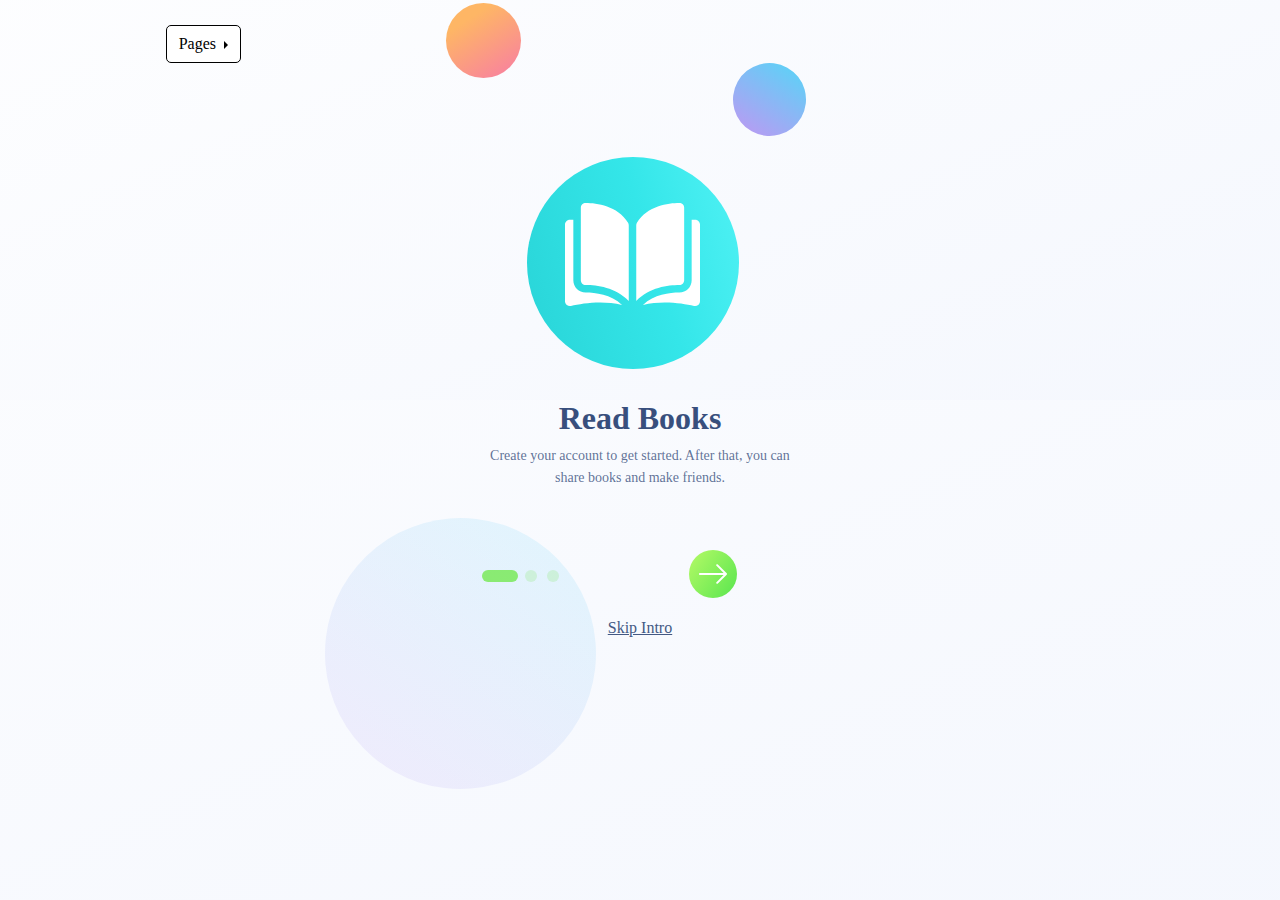
<file: index.html>
<!Doctype>
<html lang="en">

<head>
    <meta charset="utf-8">
    <meta name="viewport" content="width=device-width, initial-scale=1, maximum-scale=1">
    <title>Grid</title>
    <link rel="icon" href="assets/img/favicon.ico">
    <link rel="stylesheet" href="https://stackpath.bootstrapcdn.com/bootstrap/4.3.1/css/bootstrap.min.css" integrity="sha384-ggOyR0iXCbMQv3Xipma34MD+dH/1fQ784/j6cY/iJTQUOhcWr7x9JvoRxT2MZw1T" crossorigin="anonymous">
    <link rel="stylesheet" href="https://use.fontawesome.com/releases/v5.7.2/css/all.css" integrity="sha384-fnmOCqbTlWIlj8LyTjo7mOUStjsKC4pOpQbqyi7RrhN7udi9RwhKkMHpvLbHG9Sr" crossorigin="anonymous">
    <link rel="stylesheet" href="asset/css/style.css">
</head>

<body id="body">
    <div class="container-fluid" id="full">
        <div class="jumbotron" id="banner">
            <div class="row">
                <div class="col-xs col-sm col-md col-lg-4 text-center">
                    <div class="btn-group dropright" id="btn">
                        <button class="btn btn-secondary dropdown-toggle" type="button" id="dropdownMenuButton" data-toggle="dropdown" aria-haspopup="true" aria-expanded="false">
                            Pages
                        </button>
                        <div class="dropdown-menu" aria-labelledby="dropdownMenuButton">
                            <a class="dropdown-item" href="index.html">Grid 1</a>
                            <a class="dropdown-item" href="index2.html">Grid 2</a>
                            <a class="dropdown-item" href="login.html">Grid 3</a>
                            <a class="dropdown-item" href="review.html">Grid 4</a>
                            <a class="dropdown-item" href="booklist1.html">Grid 5</a>
                            <a class="dropdown-item" href="BookReview.html">Grid 6</a>
                        </div>
                    </div>
                </div>
                <div class="col-xs col-sm col-md col-lg-4 text-center">
                    <div class="circle">
                        <span class="dot" id="circle1"></span>
                        <span class="dot" id="circle2"></span>
                        <span class="dot" id="circle3"><img src="asset/img/open-book.svg" height="135px"></span>
                    </div>
                </div>
            </div>
            <div class="col-xs col-sm col-md col-lg-4"></div>
        </div>
        <div class="row">
            <div class="col-xs col-sm col-md col-lg-4"></div>
            <div class="col-xs col-sm col-md col-lg-4 text-center">
                <div id="pbody">
                    <h1 id="head">Read Books</h1>
                    <p id="line">Create your account to get started. After that, you can share books and make friends.</p>
                    <span class="dot" id="lines1"></span>
                    <span class="dot" id="lines2"></span>
                    <span class="dot" id="lines3"></span>
                    <span class="dot" id="circle4"><img src="asset/img/right-arrow.svg" height="28px"></span>
                </div>
                <div id="link">
                    <a href="#">Skip Intro</a>
                    <span class="dot" id="circle5"></span>
                </div>
            </div>
            <div class="col-xs col-sm col-md col-lg-4"></div>
        </div>
    </div>

    <script src="https://code.jquery.com/jquery-3.3.1.slim.min.js" integrity="sha384-q8i/X+965DzO0rT7abK41JStQIAqVgRVzpbzo5smXKp4YfRvH+8abtTE1Pi6jizo" crossorigin="anonymous"></script>
    <script src="https://cdnjs.cloudflare.com/ajax/libs/popper.js/1.14.7/umd/popper.min.js" integrity="sha384-UO2eT0CpHqdSJQ6hJty5KVphtPhzWj9WO1clHTMGa3JDZwrnQq4sF86dIHNDz0W1" crossorigin="anonymous"></script>
    <script src="https://stackpath.bootstrapcdn.com/bootstrap/4.3.1/js/bootstrap.min.js" integrity="sha384-JjSmVgyd0p3pXB1rRibZUAYoIIy6OrQ6VrjIEaFf/nJGzIxFDsf4x0xIM+B07jRM" crossorigin="anonymous"></script>
</body>
</html>
</file>
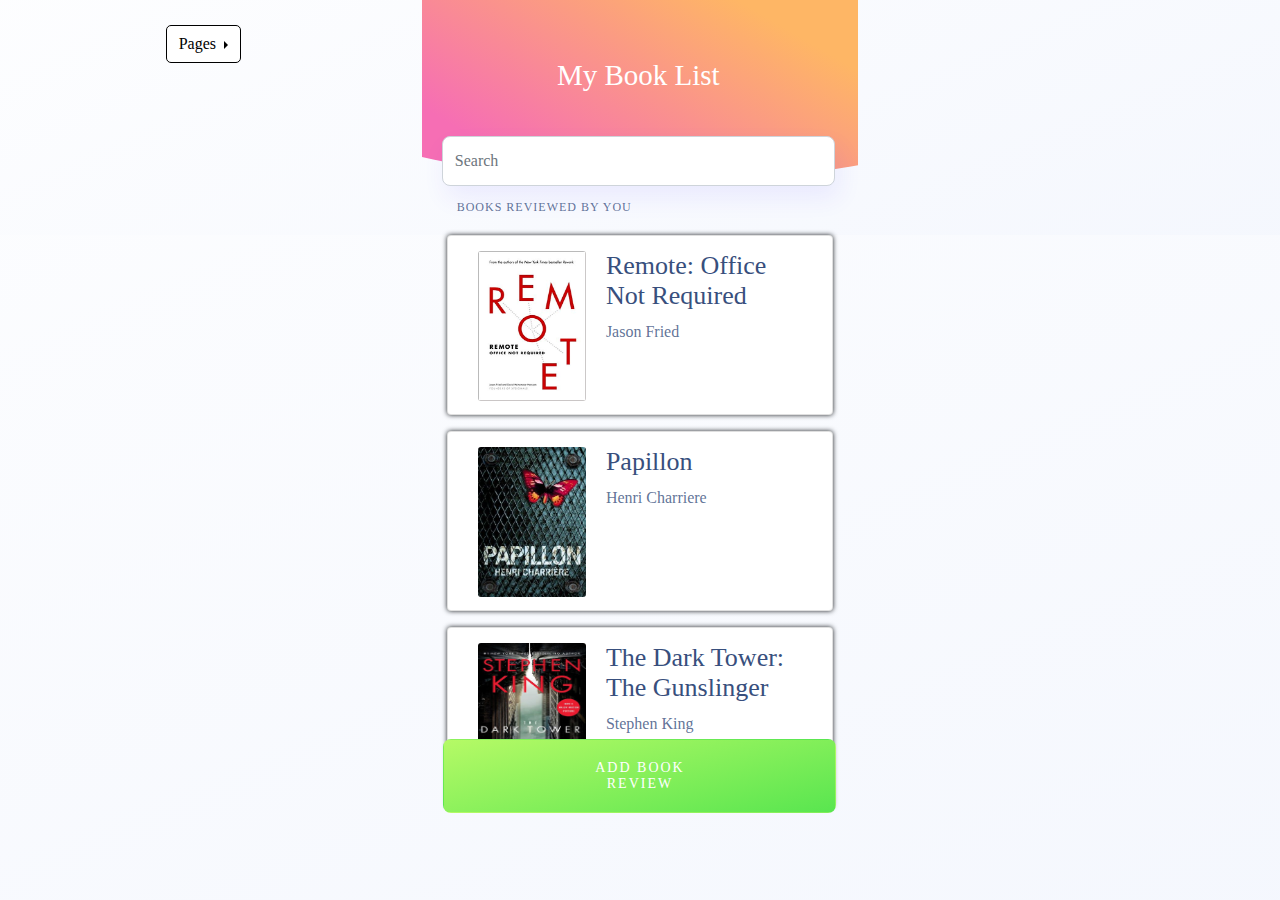
<file: booklist1.html>
<!Doctype>
<html lang="en">

<head>
    <meta charset="utf-8">
    <meta name="viewport" content="width=device-width, initial-scale=1, maximum-scale=1">
    <title>Grid</title>
    <link rel="icon" href="assets/img/favicon.ico">
    <link rel="stylesheet" href="https://stackpath.bootstrapcdn.com/bootstrap/4.3.1/css/bootstrap.min.css" integrity="sha384-ggOyR0iXCbMQv3Xipma34MD+dH/1fQ784/j6cY/iJTQUOhcWr7x9JvoRxT2MZw1T" crossorigin="anonymous">
    <link rel="stylesheet" href="https://use.fontawesome.com/releases/v5.7.2/css/all.css" integrity="sha384-fnmOCqbTlWIlj8LyTjo7mOUStjsKC4pOpQbqyi7RrhN7udi9RwhKkMHpvLbHG9Sr" crossorigin="anonymous">
    <link rel="stylesheet" href="asset/css/style.css">
</head>

<body>
    <div class="container-fluid">
        <div class="jumbotron" id="log-banner">
            <div class="row">
                <div class="col-xs col-sm col-md col-lg-4 text-center" id="body-list2">
                    <div class="btn-group dropright" id="btn">
                        <button class="btn btn-secondary dropdown-toggle" type="button" id="dropdownMenuButton" data-toggle="dropdown" aria-haspopup="true" aria-expanded="false">
                            Pages
                        </button>
                        <div class="dropdown-menu" aria-labelledby="dropdownMenuButton">
                            <a class="dropdown-item" href="index.html">Grid 1</a>
                            <a class="dropdown-item" href="index2.html">Grid 2</a>
                            <a class="dropdown-item" href="login.html">Grid 3</a>
                            <a class="dropdown-item" href="review.html">Grid 4</a>
                            <a class="dropdown-item" href="booklist1.html">Grid 5</a>
                            <a class="dropdown-item" href="BookReview.html">Grid 6</a>
                        </div>
                    </div>
                </div>
                <div class="col-xs col-sm col-md col-lg-4 text-center" id="body-list">
                    <div class="circle">
                        <span class="dot" id="book-circle3"> </span>
                        <h1 id="book-head">My Book List</h1>
                        <form class="form-inline my-2 my-lg-0 text-center">
                            <input class="form-control mr-sm-2" type="search" placeholder="Search" aria-label="Search" id="search">
                        </form>
                    </div>
                    <div id="book-pbody">
                        <h6 id="rev-head" class="text-left">BOOKS REVIEWED BY YOU</h6>
                    </div>
                </div>
            </div>
            <div class="col-xs col-sm col-md col-lg-4"></div>
        </div>
        <div class="row">
            <div class="col-xs col-sm col-md col-lg-4"></div>
            <div class="col-xs col-sm col-md col-lg-4 text-center">
                <div class="card mb-3 text-left" id="cards">
                    <div class="row no-gutters">
                        <div class="col-md-4">
                            <img src="asset/img/book4.jpg" class="card-img" alt="...">
                        </div>
                        <div class="col-md-8">
                            <div class="card-body">
                                <h5 class="card-title">Remote: Office Not Required</h5>
                                <p class="card-text">Jason Fried</p>
                                <p class="card-text"><i class="fas fa-star" id="star"></i>
                                    <i class="fas fa-star" id="star"></i>
                                    <i class="fas fa-star" id="star"></i>
                                    <i class="fas fa-star" id="star"></i>
                                    <i class="far fa-star"></i></p>
                            </div>
                        </div>
                    </div>
                </div>
                <div class="card mb-3 text-left" id="cards">
                    <div class="row no-gutters">
                        <div class="col-md-4">
                            <img src="asset/img/book5.jpg" class="card-img" alt="...">
                        </div>
                        <div class="col-md-8">
                            <div class="card-body">
                                <h5 class="card-title">Papillon</h5>
                                <p class="card-text" id="card-text">Henri Charriere</p>
                                <p class="card-text"><i class="fas fa-star" id="star"></i>
                                    <i class="fas fa-star" id="star"></i>
                                    <i class="fas fa-star" id="star"></i>
                                    <i class="fas fa-star" id="star"></i>
                                    <i class="far fa-star"></i></p>
                            </div>
                        </div>
                    </div>
                </div>
                <div class="card mb-3 text-left" id="cards">
                    <div class="row no-gutters">
                        <div class="col-md-4">
                            <img src="asset/img/book6.jpg" class="card-img" alt="...">
                        </div>
                        <div class="col-md-8">
                            <div class="card-body">
                                <h5 class="card-title">the dark tower: the gunslinger</h5>
                                <p class="card-text">Stephen King</p>
                                <p class="card-text"><i class="fas fa-star" id="star"></i>
                                    <i class="fas fa-star" id="star"></i>
                                    <i class="fas fa-star" id="star"></i>
                                    <i class="fas fa-star" id="star"></i>
                                    <i class="far fa-star"></i></p>
                            </div>
                        </div>
                    </div>
                </div>
                <div class="form-group row text-center">
                    <div class="col-sm-12">
                        <button type="submit" class="btn" id="button2">ADD BOOK REVIEW </button>
                    </div>
                </div>
                <div id="rev-line">
                </div>
            </div>
        </div>
        <div class="col-xs col-sm col-md col-lg-4"></div>
    </div>

    <script src="https://code.jquery.com/jquery-3.3.1.slim.min.js" integrity="sha384-q8i/X+965DzO0rT7abK41JStQIAqVgRVzpbzo5smXKp4YfRvH+8abtTE1Pi6jizo" crossorigin="anonymous"></script>
    <script src="https://cdnjs.cloudflare.com/ajax/libs/popper.js/1.14.7/umd/popper.min.js" integrity="sha384-UO2eT0CpHqdSJQ6hJty5KVphtPhzWj9WO1clHTMGa3JDZwrnQq4sF86dIHNDz0W1" crossorigin="anonymous"></script>
    <script src="https://stackpath.bootstrapcdn.com/bootstrap/4.3.1/js/bootstrap.min.js" integrity="sha384-JjSmVgyd0p3pXB1rRibZUAYoIIy6OrQ6VrjIEaFf/nJGzIxFDsf4x0xIM+B07jRM" crossorigin="anonymous"></script>
</body>
</html>
</file>
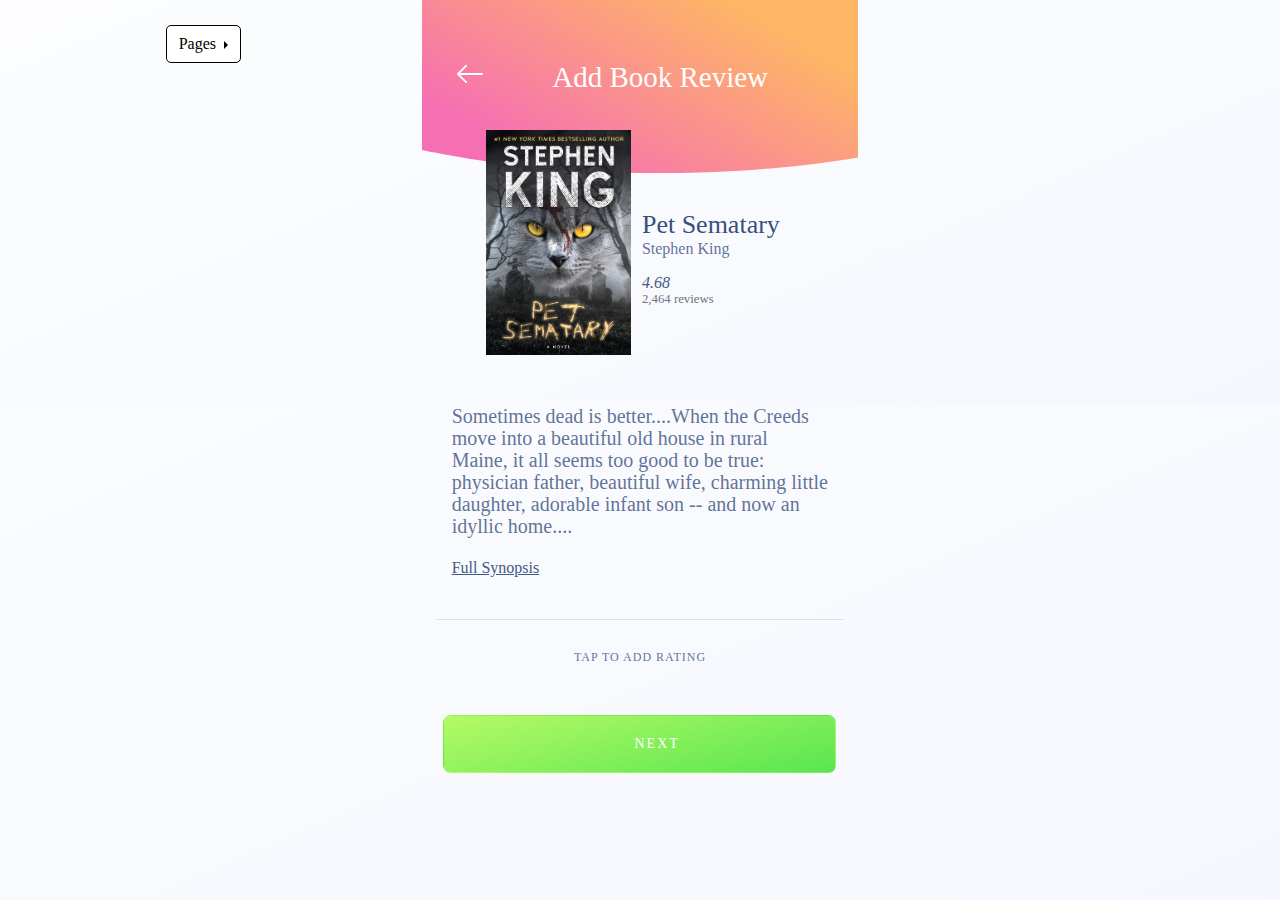
<file: BookReview.html>
<!Doctype>
<html lang="en">

<head>
    <meta charset="utf-8">
    <meta name="viewport" content="width=device-width, initial-scale=1, maximum-scale=1">
    <title>Grid</title>
    <link rel="icon" href="assets/img/favicon.ico">
    <link rel="stylesheet" href="https://stackpath.bootstrapcdn.com/bootstrap/4.3.1/css/bootstrap.min.css" integrity="sha384-ggOyR0iXCbMQv3Xipma34MD+dH/1fQ784/j6cY/iJTQUOhcWr7x9JvoRxT2MZw1T" crossorigin="anonymous">
    <link rel="stylesheet" href="https://use.fontawesome.com/releases/v5.7.2/css/all.css" integrity="sha384-fnmOCqbTlWIlj8LyTjo7mOUStjsKC4pOpQbqyi7RrhN7udi9RwhKkMHpvLbHG9Sr" crossorigin="anonymous">
    <link rel="stylesheet" href="asset/css/style.css">
</head>

<body>
    <div class="container-fluid">
        <div class="jumbotron" id="log-banner">
            <div class="row">
                <div class="col-xs col-sm col-md col-lg-4 text-center">
                    <div class="btn-group dropright" id="btn">
                        <button class="btn btn-secondary dropdown-toggle" type="button" id="dropdownMenuButton" data-toggle="dropdown" aria-haspopup="true" aria-expanded="false">
                            Pages
                        </button>
                        <div class="dropdown-menu" aria-labelledby="dropdownMenuButton">
                            <a class="dropdown-item" href="index.html">Grid 1</a>
                            <a class="dropdown-item" href="index2.html">Grid 2</a>
                            <a class="dropdown-item" href="login.html">Grid 3</a>
                            <a class="dropdown-item" href="review.html">Grid 4</a>
                            <a class="dropdown-item" href="booklist1.html">Grid 5</a>
                            <a class="dropdown-item" href="BookReview.html">Grid 6</a>
                        </div>
                    </div>
                </div>
                <div class="col-xs col-sm col-md col-lg-4 text-center" id="body-list">
                    <div class="circle">
                        <span class="dot" id="bookrev-circle3"> </span>
                        <img src="asset/img/left-arrow.svg" height="26px" id="image-t">
                        <h1 id="bookrev-head">Add Book Review </h1>
                        <div class="row" id="book-row">
                            <div class="col-md-5 img-fluid" id="imge"><img src="asset/img/book7.jpg" height="225px"></div>
                            <div class="col-md-7">
                                <div class="card-body text-left" id="bookrev-detail">
                                    <h5 class="card-titles">Pet Sematary</h5>
                                    <p class="card-texts">Stephen King</p>
                                    <p class="card-textt">
                                        <i class="fas fa-star" id="stars"> 4.68</i></p>
                                    <p class="card-texts"><small class="text-muted">2,464 reviews</small></p>
                                </div>
                            </div>
                        </div>
                    </div>
                    <div id="book-pbody"></div>
                </div>
            </div>
            <div class="col-xs col-sm col-md col-lg-4"></div>
        </div>
        <div class="row">
            <div class="col-xs col-sm col-md col-lg-4"></div>
            <div class="col-xs col-sm col-md col-lg-4 text-center">
                <div id="detail">
                    <p class="card-textts text-left">Sometimes dead is better....When the Creeds move into a beautiful old house in rural Maine, it all seems too good to be true: physician father, beautiful wife, charming little daughter, adorable infant son -- and now an idyllic home....</p>
                    <div id="links" class="text-left">
                        <a href="#">Full Synopsis</a>
                    </div>
                </div>
                <hr>
                <div id="rate">
                    <h6 id="rev-head" class="text-center">TAP TO ADD RATING</h6>
                    <p class="card-text"><i class="fas fa-star" id="star"></i>
                        <i class="fas fa-star" id="star"></i>
                        <i class="fas fa-star" id="star"></i>
                        <i class="fas fa-star" id="star"></i>
                        <i class="far fa-star"></i></p>
                </div>
                <div class="form-group row text-center">
                    <div class="col-sm-12">
                        <button type="submit" class="btn" id="button3">NEXT </button>
                    </div>
                </div>
            </div>
        </div>
        <div class="col-xs col-sm col-md col-lg-4"></div>
    </div>

    <script src="https://code.jquery.com/jquery-3.3.1.slim.min.js" integrity="sha384-q8i/X+965DzO0rT7abK41JStQIAqVgRVzpbzo5smXKp4YfRvH+8abtTE1Pi6jizo" crossorigin="anonymous"></script>
    <script src="https://cdnjs.cloudflare.com/ajax/libs/popper.js/1.14.7/umd/popper.min.js" integrity="sha384-UO2eT0CpHqdSJQ6hJty5KVphtPhzWj9WO1clHTMGa3JDZwrnQq4sF86dIHNDz0W1" crossorigin="anonymous"></script>
    <script src="https://stackpath.bootstrapcdn.com/bootstrap/4.3.1/js/bootstrap.min.js" integrity="sha384-JjSmVgyd0p3pXB1rRibZUAYoIIy6OrQ6VrjIEaFf/nJGzIxFDsf4x0xIM+B07jRM" crossorigin="anonymous"></script>
</body>
</html>
</file>
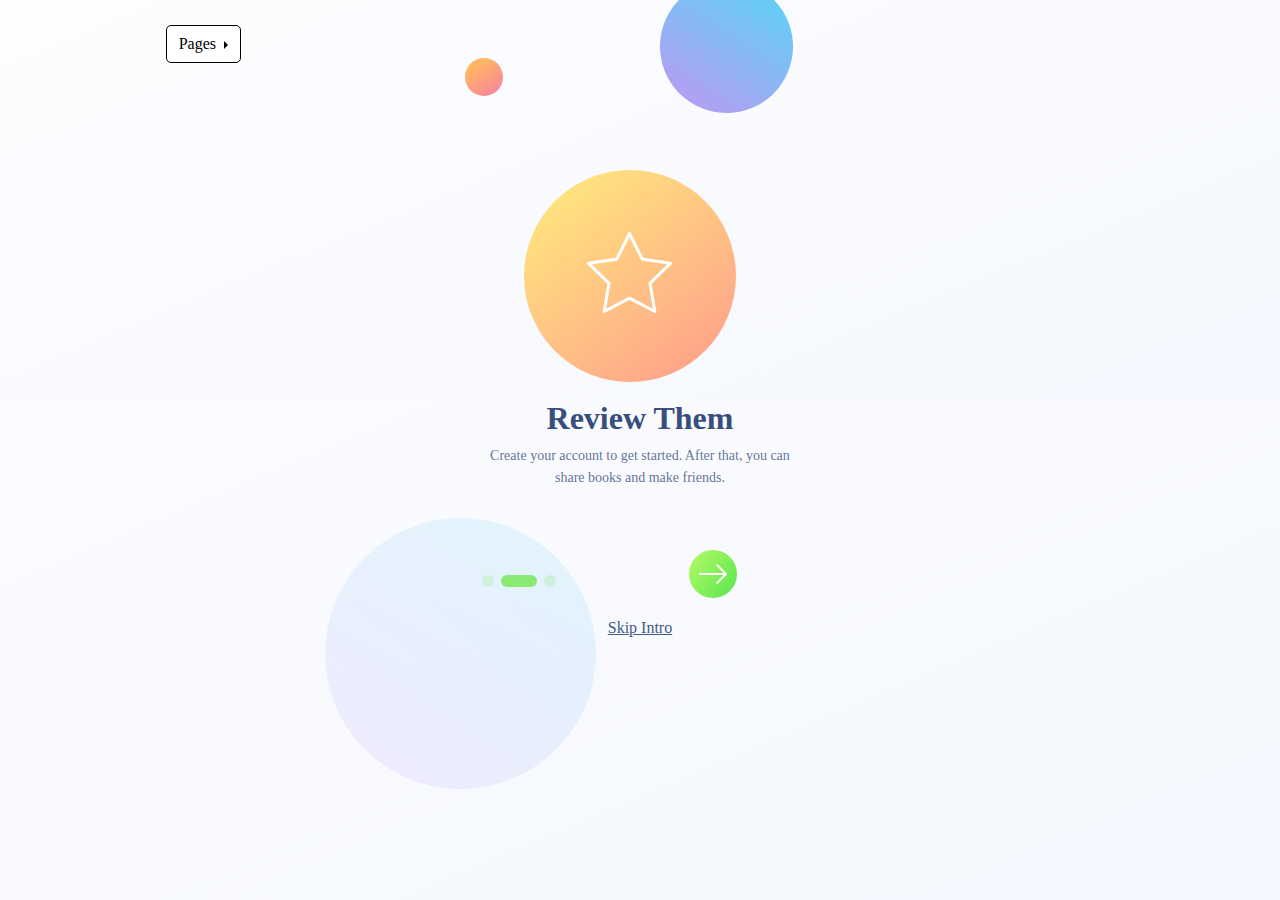
<file: index2.html>
<!Doctype>
<html lang="en">

<head>
    <meta charset="utf-8">
    <meta name="viewport" content="width=device-width, initial-scale=1, maximum-scale=1">
    <title>Grid</title>
    <link rel="icon" href="assets/img/favicon.ico">
    <link rel="stylesheet" href="https://stackpath.bootstrapcdn.com/bootstrap/4.3.1/css/bootstrap.min.css" integrity="sha384-ggOyR0iXCbMQv3Xipma34MD+dH/1fQ784/j6cY/iJTQUOhcWr7x9JvoRxT2MZw1T" crossorigin="anonymous">
    <link rel="stylesheet" href="https://use.fontawesome.com/releases/v5.7.2/css/all.css" integrity="sha384-fnmOCqbTlWIlj8LyTjo7mOUStjsKC4pOpQbqyi7RrhN7udi9RwhKkMHpvLbHG9Sr" crossorigin="anonymous">
    <link rel="stylesheet" href="asset/css/style.css">
</head>

<body id="body">
    <div class="container-fluid">
        <div class="jumbotron" id="banner">
            <div class="row">
                <div class="col-xs col-sm col-md col-lg-4 text-center">
                    <div class="btn-group dropright" id="btn">
                        <button class="btn btn-secondary dropdown-toggle" type="button" id="dropdownMenuButton" data-toggle="dropdown" aria-haspopup="true" aria-expanded="false">
                            Pages
                        </button>
                        <div class="dropdown-menu" aria-labelledby="dropdownMenuButton">
                            <a class="dropdown-item" href="index.html">Grid 1</a>
                            <a class="dropdown-item" href="index2.html">Grid 2</a>
                            <a class="dropdown-item" href="login.html">Grid 3</a>
                            <a class="dropdown-item" href="review.html">Grid 4</a>
                            <a class="dropdown-item" href="booklist1.html">Grid 5</a>
                            <a class="dropdown-item" href="BookReview.html">Grid 6</a>
                        </div>
                    </div>
                </div>
                <div class="col-xs col-sm col-md col-lg-4 text-center">
                    <div class="circle">
                        <span class="dot" id="tcircle1"></span>
                        <span class="dot" id="tcircle2"></span>
                        <span class="dot" id="tcircle3"><img src="asset/img/star.svg" height="85px"></span>
                    </div>
                </div>
            </div>
            <div class="col-xs col-sm col-md col-lg-4"></div>
        </div>
        <div class="row">
            <div class="col-xs col-sm col-md col-lg-4"></div>
            <div class="col-xs col-sm col-md col-lg-4 text-center">
                <div id="pbody">
                    <h1 id="head">Review Them</h1>
                    <p id="line">Create your account to get started. After that, you can share books and make friends.</p>
                    <span class="dot" id="tlines2"></span>
                    <span class="dot" id="tlines1"></span>
                    <span class="dot" id="tlines3"></span>
                    <span class="dot" id="circle4"><img src="asset/img/right-arrow.svg" height="28px"></span>
                </div>
                <div id="link">
                    <a href="#">Skip Intro</a>
                    <span class="dot" id="circle5"></span>
                </div>
            </div>
            <div class="col-xs col-sm col-md col-lg-4"></div>
        </div>
    </div>

    <script src="https://code.jquery.com/jquery-3.3.1.slim.min.js" integrity="sha384-q8i/X+965DzO0rT7abK41JStQIAqVgRVzpbzo5smXKp4YfRvH+8abtTE1Pi6jizo" crossorigin="anonymous"></script>
    <script src="https://cdnjs.cloudflare.com/ajax/libs/popper.js/1.14.7/umd/popper.min.js" integrity="sha384-UO2eT0CpHqdSJQ6hJty5KVphtPhzWj9WO1clHTMGa3JDZwrnQq4sF86dIHNDz0W1" crossorigin="anonymous"></script>
    <script src="https://stackpath.bootstrapcdn.com/bootstrap/4.3.1/js/bootstrap.min.js" integrity="sha384-JjSmVgyd0p3pXB1rRibZUAYoIIy6OrQ6VrjIEaFf/nJGzIxFDsf4x0xIM+B07jRM" crossorigin="anonymous"></script>
</body>
</html>
</file>
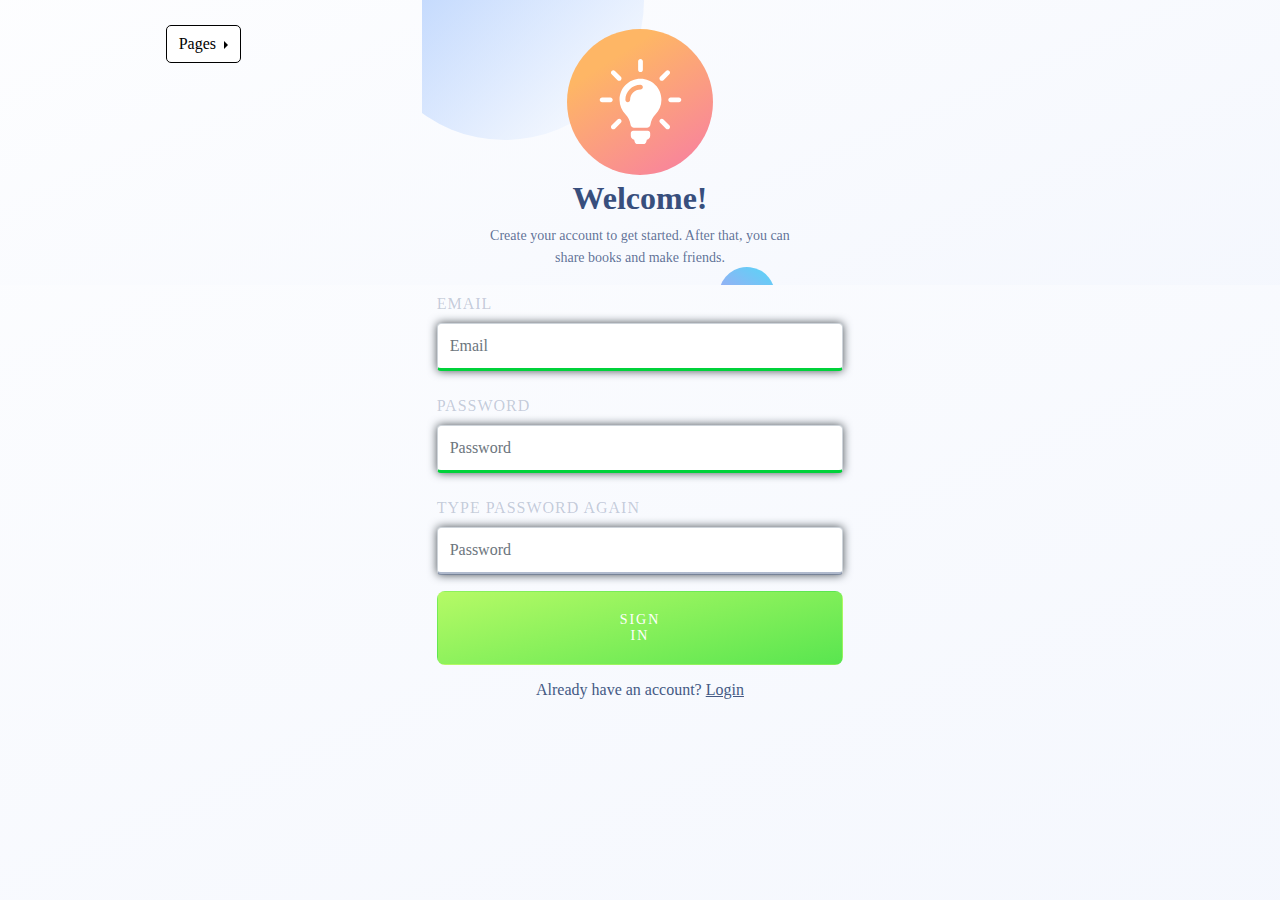
<file: login.html>
<!Doctype>
<html lang="en">

<head>
    <meta charset="utf-8">
    <meta name="viewport" content="width=device-width, initial-scale=1, maximum-scale=1">
    <title>Grid</title>
    <link rel="icon" href="assets/img/favicon.ico">
    <link rel="stylesheet" href="https://stackpath.bootstrapcdn.com/bootstrap/4.3.1/css/bootstrap.min.css" integrity="sha384-ggOyR0iXCbMQv3Xipma34MD+dH/1fQ784/j6cY/iJTQUOhcWr7x9JvoRxT2MZw1T" crossorigin="anonymous">
    <link rel="stylesheet" href="https://use.fontawesome.com/releases/v5.7.2/css/all.css" integrity="sha384-fnmOCqbTlWIlj8LyTjo7mOUStjsKC4pOpQbqyi7RrhN7udi9RwhKkMHpvLbHG9Sr" crossorigin="anonymous">
    <link rel="stylesheet" href="asset/css/style.css">
</head>

<body>
    <div class="container-fluid">
        <div class="jumbotron" id="log-banner">
            <div class="row">
                <div class="col-xs col-sm col-md col-lg-4 text-center">
                    <div class="btn-group dropright" id="btn">
                        <button class="btn btn-secondary dropdown-toggle" type="button" id="dropdownMenuButton" data-toggle="dropdown" aria-haspopup="true" aria-expanded="false">
                            Pages
                        </button>
                        <div class="dropdown-menu" aria-labelledby="dropdownMenuButton">
                            <a class="dropdown-item" href="index.html">Grid 1</a>
                            <a class="dropdown-item" href="index2.html">Grid 2</a>
                            <a class="dropdown-item" href="login.html">Grid 3</a>
                            <a class="dropdown-item" href="review.html">Grid 4</a>
                            <a class="dropdown-item" href="booklist1.html">Grid 5</a>
                            <a class="dropdown-item" href="BookReview.html">Grid 6</a>
                        </div>
                    </div>
                </div>
                <div class="col-xs col-sm col-md col-lg-4 text-center" id="body">
                    <div class="circle">
                        <span class="dot" id="log-circle5"></span>
                        <span class="dot" id="log-circle2"></span>
                        <span class="dot" id="log-circle3"><img src="asset/img/light-bulb.svg" height="85px"></span>
                    </div>
                    <div id="log-pbody">
                        <h1 id="head">Welcome!</h1>
                        <p id="line">Create your account to get started. After that, you can share books and make friends.</p>
                    </div>
                </div>
            </div>
            <div class="col-xs col-sm col-md col-lg-4"></div>
        </div>
        <div class="row">
            <div class="col-xs col-sm col-md col-lg-4"></div>
            <div class="col-xs col-sm col-md col-lg-4 text-center">
                <div class="text-left" id="form">
                    <div class="form-group row">
                        <label for="inputEmail3" class="col-sm col-form-label">Email</label>
                        <div class="col-sm-12">
                            <input type="email" class="form-control" id="inputEmail3" placeholder="Email">
                        </div>
                    </div>
                    <div class="form-group row">
                        <label for="inputPassword3" class="col-sm col-form-label">Password</label>
                        <div class="col-sm-12">
                            <input type="password" class="form-control" id="inputPassword3" placeholder="Password">
                        </div>
                    </div>
                    <div class="form-group row">
                        <label for="inputPassword3" class="col-sm col-form-label">Type Password Again</label>
                        <div class="col-sm-12">
                            <input type="password" class="form-control" id="inputPassword4" placeholder="Password">
                        </div>
                    </div>
                    <div class="form-group row text-center">
                        <div class="col-sm-12">
                            <button type="submit" class="btn" id="button">Sign in</button>
                        </div>
                    </div>
                </div>

                <div id="log-link">
                    <p>Already have an account? <a href="#">Login</a></p>
                </div>
            </div>
            <div class="col-xs col-sm col-md col-lg-4"></div>
        </div>
    </div>

    <script src="https://code.jquery.com/jquery-3.3.1.slim.min.js" integrity="sha384-q8i/X+965DzO0rT7abK41JStQIAqVgRVzpbzo5smXKp4YfRvH+8abtTE1Pi6jizo" crossorigin="anonymous"></script>
    <script src="https://cdnjs.cloudflare.com/ajax/libs/popper.js/1.14.7/umd/popper.min.js" integrity="sha384-UO2eT0CpHqdSJQ6hJty5KVphtPhzWj9WO1clHTMGa3JDZwrnQq4sF86dIHNDz0W1" crossorigin="anonymous"></script>
    <script src="https://stackpath.bootstrapcdn.com/bootstrap/4.3.1/js/bootstrap.min.js" integrity="sha384-JjSmVgyd0p3pXB1rRibZUAYoIIy6OrQ6VrjIEaFf/nJGzIxFDsf4x0xIM+B07jRM" crossorigin="anonymous"></script>
</body>
</html>
</file>
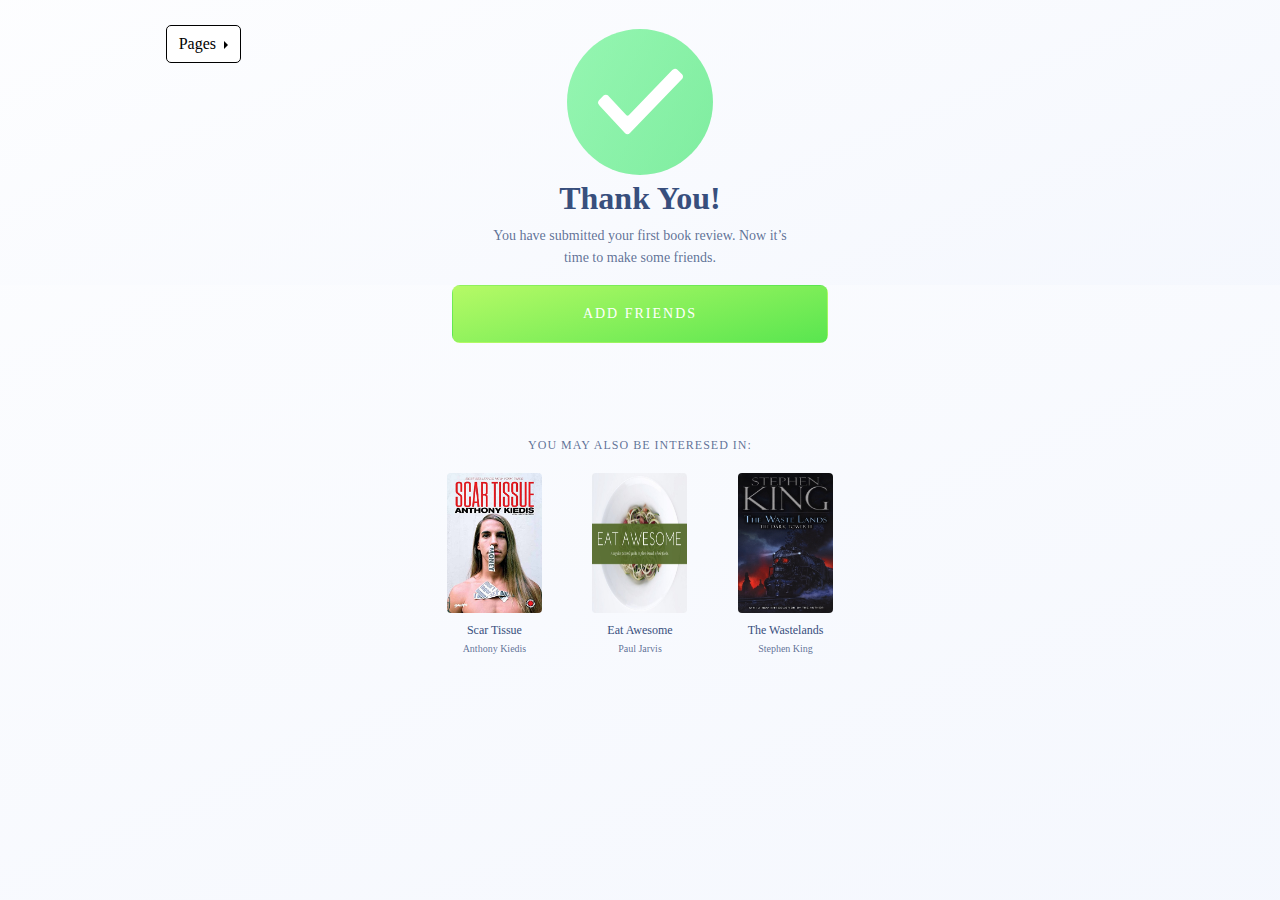
<file: review.html>
<!Doctype>
<html lang="en">

<head>
    <meta charset="utf-8">
    <meta name="viewport" content="width=device-width, initial-scale=1, maximum-scale=1">
    <title>Grid</title>
    <link rel="icon" href="assets/img/favicon.ico">
    <link rel="stylesheet" href="https://stackpath.bootstrapcdn.com/bootstrap/4.3.1/css/bootstrap.min.css" integrity="sha384-ggOyR0iXCbMQv3Xipma34MD+dH/1fQ784/j6cY/iJTQUOhcWr7x9JvoRxT2MZw1T" crossorigin="anonymous">
    <link rel="stylesheet" href="https://use.fontawesome.com/releases/v5.7.2/css/all.css" integrity="sha384-fnmOCqbTlWIlj8LyTjo7mOUStjsKC4pOpQbqyi7RrhN7udi9RwhKkMHpvLbHG9Sr" crossorigin="anonymous">
    <link rel="stylesheet" href="asset/css/style.css">
</head>

<body>
    <div class="container-fluid">
        <div class="jumbotron" id="log-banner">
            <div class="row">
                <div class="col-xs col-sm col-md col-lg-4 text-center">
                    <div class="btn-group dropright" id="btn">
                        <button class="btn btn-secondary dropdown-toggle" type="button" id="dropdownMenuButton" data-toggle="dropdown" aria-haspopup="true" aria-expanded="false">
                            Pages
                        </button>
                        <div class="dropdown-menu" aria-labelledby="dropdownMenuButton">
                            <a class="dropdown-item" href="index.html">Grid 1</a>
                            <a class="dropdown-item" href="index2.html">Grid 2</a>
                            <a class="dropdown-item" href="login.html">Grid 3</a>
                            <a class="dropdown-item" href="review.html">Grid 4</a>
                            <a class="dropdown-item" href="booklist1.html">Grid 5</a>
                            <a class="dropdown-item" href="BookReview.html">Grid 6</a>
                        </div>
                    </div>
                </div>
                <div class="col-xs col-sm col-md col-lg-4 text-center" id="body">
                    <div class="circle">
                        <span class="dot" id="rev-circle3"><img src="asset/img/checked.svg" height="85px"></span>
                    </div>
                    <div id="log-pbody">
                        <h1 id="head">Thank You!</h1>
                        <p id="line">You have submitted your first book review. Now it’s time to make some friends.</p>
                    </div>
                </div>
            </div>
            <div class="col-xs col-sm col-md col-lg-4"></div>
        </div>
        <div class="row">
            <div class="col-xs col-sm col-md col-lg-4"></div>
            <div class="col-xs col-sm col-md col-lg-4 text-center">
                <div class="form-group row text-center">
                    <div class="col-sm-12">
                        <button type="submit" class="btn" id="button1">ADD FRIENDS </button>
                    </div>
                </div>
                <div id="rev-line">
                    <h6 id="rev-head">YOU MAY ALSO BE INTERESED IN:</h6>
                    <div class="row">
                        <div class="col-md-4">
                            <div id="image">
                                <img src="asset/img/book1.jpg" alt="" class="rounded" id="img1">
                                <p id="img-line">Scar Tissue</p>
                                <p id="img-para">Anthony Kiedis</p>
                            </div>
                        </div>
                        <div class="col-md-4">
                            <div id="image">
                                <img src="asset/img/book2.jpg" alt="" class="rounded" id="img1">
                                <p id="img-line">Eat Awesome </p>
                                <p id="img-para">Paul Jarvis</p>
                            </div>
                        </div>
                        <div class="col-md-4">
                            <div id="image">
                                <img src="asset/img/book3.jpg" alt="" class="rounded" id="img1">
                                <p id="img-line">The Wastelands</p>
                                <p id="img-para">Stephen King</p>
                            </div>
                        </div>
                    </div>
                </div>
            </div>
            <div class="col-xs col-sm col-md col-lg-4"></div>
        </div>
    </div>

    <script src="https://code.jquery.com/jquery-3.3.1.slim.min.js" integrity="sha384-q8i/X+965DzO0rT7abK41JStQIAqVgRVzpbzo5smXKp4YfRvH+8abtTE1Pi6jizo" crossorigin="anonymous"></script>
    <script src="https://cdnjs.cloudflare.com/ajax/libs/popper.js/1.14.7/umd/popper.min.js" integrity="sha384-UO2eT0CpHqdSJQ6hJty5KVphtPhzWj9WO1clHTMGa3JDZwrnQq4sF86dIHNDz0W1" crossorigin="anonymous"></script>
    <script src="https://stackpath.bootstrapcdn.com/bootstrap/4.3.1/js/bootstrap.min.js" integrity="sha384-JjSmVgyd0p3pXB1rRibZUAYoIIy6OrQ6VrjIEaFf/nJGzIxFDsf4x0xIM+B07jRM" crossorigin="anonymous"></script>
</body>
</html>
</file>
<file: asset/css/style.css>
@import url(https://www.cufonfonts.com/font/circular-std-book);

body,
.jumbotron {
    overflow-x: hidden;
    font-family: 'circular std';
    width: 100%;
    background: linear-gradient(336.91deg, #F0F4FD -56.86%, #FFFFFF 126.39%);
    /*    height: 650px;*/
}

#body {
    overflow-y: hidden;
}

.container-fluid {
    padding-left: 0;
    padding-right: 0;
}

.jumbotron {
    border-radius: 0;
    padding: 0;
    margin: 0;
}

#banner {
    height: 400px;
}

#btn {
    margin-top: 25px;
}

#circle1 {
    background: linear-gradient(147.47deg, #FEB665 24.48%, #F66EB4 118.65%);
    position: absolute;
    left: 5.6%;
    right: 85.6%;
    top: 4.93%;
    bottom: 85.84%;
    border-radius: 50%;
    height: 75px;
    width: 75px;
}

#circle2 {
    position: absolute;
    height: 73px;
    width: 73px;
    left: 71.2%;
    right: 9.41%;
    top: 20.42%;
    bottom: 80.62%;
    background: linear-gradient(228.76deg, #2DEEF9 -34.42%, #E084F1 127.18%);
    transform: rotate(-15.82deg);
    border-radius: 50%;
    margin-top: 50px;
}

#circle3 {
    position: absolute;
    width: 212px;
    height: 212px;
    left: 105px;
    top: 157px;
    background: linear-gradient(73.12deg, #25CED1 -19.51%, #34E6E9 58.02%, #6AFCFF 138%);
    border-radius: 50%;
    padding: 30px;
}

@media screen and (max-width: 900px) {}

#head {
    font-family: Circular Std;
    font-size: 32px;
    line-height: normal;
    text-align: center;
    color: #384F7D;
    font-weight: 600;
    text-transform: capitalize;
}

#line {
    font-family: Circular Std;
    font-size: 14px;
    padding-left: 50px;
    padding-right: 50px;
    line-height: 22px;
    text-align: center;
    color: rgba(56, 79, 125, 0.8);
    top: 60.59%;
    bottom: 33.99%;
}

#lines1 {
    position: absolute;
    width: 36px;
    height: 12px;
    left: 60px;
    top: 170px;
    background: #8EF15C;
    border-radius: 11111px;
}

#lines2 {
    position: absolute;
    width: 12px;
    height: 12px;
    left: 103px;
    top: 170px;
    bottom: 30px;
    background: #8EF15C;
    opacity: 0.25;
    border-radius: 50%;
}

#lines3 {
    position: absolute;
    width: 12px;
    height: 12px;
    left: 125px;
    top: 170px;
    background: #8EF15C;
    opacity: 0.25;
    border-radius: 50%;
}

#circle4 {
    position: absolute;
    width: 48px;
    height: 48px;
    left: 267px;
    top: 150px;
    background: linear-gradient(125.58deg, #BAFB67 -5.37%, #00D23A 196.64%);
    border-radius: 50%;
    padding: 10px;
}

#link a {
    position: absolute;
    left: 36.12%;
    right: 36.12%;
    bottom: -99%;
    font-family: Circular Std;
    font-size: 16px;
    line-height: normal;
    text-align: center;
    text-decoration: underline;
    color: #445984;
}

#circle5 {
    height: 271px;
    width: 271px;
    position: absolute;
    left: -22.17%;
    right: 49.89%;
    top: 99.31%;
    bottom: -84.69%;
    background: linear-gradient(228.76deg, rgba(45, 238, 249, 0.15) -34.42%, rgba(224, 132, 241, 0.15) 127.18%);
    transform: rotate(-15.82deg);
    border-radius: 50%;
}

#pbody {
    margin-bottom: 30px;
}

#link {
    margin-top: 20px;
}

#tcircle1 {
    height: 38px;
    width: 38px;
    position: absolute;
    left: 9.87%;
    right: 80%;
    top: 11.95%;
    bottom: 83.37%;
    background: linear-gradient(147.47deg, #FEB665 24.48%, #F66EB4 118.65%);
    border-radius: 50%;
    margin-top: 50px;
}

#tcircle2 {
    position: absolute;
    left: 54.67%;
    right: 10.06%;
    top: -31.03%;
    bottom: 99.74%;
    background: linear-gradient(228.76deg, #2DEEF9 -34.42%, #E084F1 127.18%);
    transform: rotate(-15.82deg);
    height: 133px;
    width: 133px;
    border-radius: 50%;
}

#tcircle3 {
    position: absolute;
    width: 212px;
    height: 212px;
    left: 102px;
    top: 170px;
    padding: 60px;
    background: linear-gradient(141.64deg, #FFF17C -3.59%, #FF8B8E 118.04%);
    border-radius: 50%;
}

#tlines2 {
    position: absolute;
    width: 12px;
    height: 12px;
    left: 60px;
    top: 175px;
    background: #8EF15C;
    opacity: 0.25;
    border-radius: 50%;
}

#tlines1 {
    position: absolute;
    width: 36px;
    height: 12px;
    left: 79px;
    top: 175px;
    background: #8EF15C;
    border-radius: 11111px;
}

#tlines3 {
    position: absolute;
    width: 12px;
    height: 12px;
    left: 122px;
    top: 175px;
    background: #8EF15C;
    opacity: 0.25;
    border-radius: 50%;
}

#log-circle5 {
    position: absolute;
    width: 279px;
    height: 279px;
    left: -57px;
    top: -139px;
    background: linear-gradient(315deg, rgba(255, 255, 255, 0.61) 3.5%, rgba(121, 171, 252, 0.61) 93.61%, rgba(96, 108, 255, 0.61) 147.83%);
    border-radius: 50%;
}

#log-circle3 {
    position: absolute;
    height: 146px;
    width: 146px;
    position: absolute;
    left: 33.33%;
    right: 30.4%;
    top: 10.25%;
    bottom: 75%;
    border-radius: 50%;
    background: linear-gradient(147.47deg, #FEB665 24.48%, #F66EB4 118.65%);
    padding: 30px;
}

#log-pbody {
    margin-top: 180px;
}

#log-circle2 {
    position: absolute;
    height: 56px;
    width: 56px;
    left: 68.13%;
    right: 7.03%;
    top: 93.62%;
    background: linear-gradient(228.76deg, #2DEEF9 -34.42%, #E084F1 127.18%);
    transform: rotate(-15.82deg);
    border-radius: 50%;
    z-index: 1;
}

label {
    text-transform: uppercase;
    font-size: 12px;
    line-height: normal;
    letter-spacing: 1px;
    text-transform: uppercase;
    color: rgba(68, 89, 132, 0.3);
    padding: 0;
}

.form-control {
    height: 48px;
}

#form {
    background: transparent;
    z-index: -1;
}

#inputEmail3,
#inputPassword3 {
    box-shadow: 0 0 10px 0;
    border-bottom: 3px solid #00D23A;
}

#inputPassword4 {
    box-shadow: 0 0 10px 0;
    border-bottom: 3px solid rgba(68, 89, 132, 0.4);
}

#button {
    background: linear-gradient(166.04deg, #BAFB67 -5.37%, #00D23A 196.64%);
    border-radius: 8px;
    color: #fff;
    font-size: 14px;
    line-height: normal;
    text-align: center;
    letter-spacing: 2px;
    text-transform: uppercase;
    padding: 20px 180px;
}

#log-banner {
    overflow-y: hidden;
}

#log-link a {
    line-height: normal;
    text-align: center;
    color: #445984;
    text-decoration: underline;
}

#log-link p {
    line-height: normal;
    text-align: center;
    color: #445984;
}

#rev-circle3 {
    position: absolute;
    height: 146px;
    width: 146px;
    position: absolute;
    left: 33.33%;
    right: 30.4%;
    top: 10.25%;
    bottom: 75%;
    border-radius: 50%;
    background: linear-gradient(117.45deg, rgba(114, 255, 153, 0.6) -91.36%, rgba(0, 210, 58, 0.6) 232.4%);
    padding: 30px;
}

#button1 {
    background: linear-gradient(166.04deg, #BAFB67 -5.37%, #00D23A 196.64%);
    border-radius: 8px;
    color: #fff;
    font-size: 14px;
    line-height: normal;
    text-align: center;
    letter-spacing: 2px;
    text-transform: uppercase;
    padding: 20px 130px;
    margin-bottom: 75px;
}

#rev-head {
    font-size: 12px;
    line-height: normal;
    text-align: center;
    letter-spacing: 1px;
    text-transform: uppercase;
    color: rgba(56, 79, 125, 0.8);
    margin-bottom: 20px;
    margin-top: 20px;
}



#img1 {
    width: 95px;
    height: 140px;
    margin-bottom: 10px;
}

#img-line {
    font-size: 12px;
    line-height: normal;
    text-align: center;
    color: #384F7D;
    margin-bottom: 5px;
}

#img-para {
    font-size: 10px;
    line-height: normal;
    text-align: center;
    color: rgba(56, 79, 125, 0.8);
}

#book-circle3 {
    position: absolute;
    height: 266px;
    width: 816px;
    position: absolute;
    left: -38.93%;
    right: -58.68%;
    top: -35.59%;
    bottom: 81.28%;
    border-radius: 50%;
    background: linear-gradient(210.28deg, #FEB665 37.28%, #F66EB4 76.65%);
    padding: 30px;
    margin-bottom: 20px;
}



#body-list {
    overflow-x: hidden;
}

#search {
    position: absolute;
    left: 4.62%;
    top: 58%;
    bottom: 0%;
    height: 50px;
    width: 90%;
    background: #FFFFFF;
    box-shadow: 4px 12px 25px rgba(71, 55, 255, 0.08);
    border-radius: 8px;
}

#book-head {
    position: absolute;
    left: -94.62%;
    right: -93.85%;
    top: 25%;
    bottom: 0%;
    font-family: Circular Std;
    font-size: 29px;
    line-height: normal;
    text-align: center;
    color: #FFFFFF;
}

#book-pbody {
    margin: 0 20px;
    margin-top: 200px;
}

#cards {
    height: 180px;
    padding: 15px 30px;
    margin: 30px 10px;
    margin-top: 0;
    box-shadow: 0 0 5px 0;
}

.card-body {
    padding: 0;
    padding-left: 20px;
}

.card-title {
    text-transform: capitalize;
    font-size: 26px;
    line-height: normal;
    color: #384F7D;
}

.card-text {
    font-size: 16px;
    line-height: normal;
    color: rgba(56, 79, 125, 0.8);
    margin-bottom: 40px;
}



#star {
    color: #FFD381;
}

.card-img {
    height: 150px;
}

#card-text {
    margin-bottom: 75px;
}

#button2 {
    background: linear-gradient(166.04deg, #BAFB67 -5.37%, #00D23A 196.64%);
    border-radius: 8px;
    color: #fff;
    font-size: 14px;
    line-height: normal;
    text-align: center;
    letter-spacing: 2px;
    text-transform: uppercase;
    padding: 20px 125px;
    margin-bottom: 75px;
    position: absolute;
    left: 5%;
    right: 5%;
    bottom: -65px;
}

#book-row {
    padding: 0 20px;
}

#imge {
    height: 205px;
    left: 29.15px;
    top: 130.15px;
}

#bookrev-circle3 {
    position: absolute;
    height: 246px;
    width: 816px;
    position: absolute;
    left: -38.93%;
    right: -58.68%;
    top: -18%;
    bottom: 81.28%;
    border-radius: 50%;
    background: linear-gradient(210.28deg, #FEB665 37.28%, #F66EB4 76.65%);
    padding: 30px;
    margin-bottom: 20px;
}

#bookrev-head {
    position: absolute;
    left: -85.62%;
    right: -94.85%;
    top: 15%;
    bottom: 0%;
    font-family: Circular Std;
    font-size: 29px;
    line-height: normal;
    text-align: center;
    color: #FFFFFF;
}

#bookrev-detail {
    position: absolute;
    top: 210px;
}

.card-texts {
    font-size: 16px;
    line-height: normal;
    color: rgba(56, 79, 125, 0.8);
}

.card-titles {
    text-transform: capitalize;
    font-size: 26px;
    line-height: normal;
    color: #384F7D;
    margin: 0;
}

#stars {
    color: #445984;
}

.card-textt {
    font-size: 16px;
    line-height: normal;
    color: rgba(56, 79, 125, 0.8);
    margin: 0;
}

#detail {
    padding: 0 15px;
    margin-bottom: 40px;
}

.card-textts {
    font-size: 20px;
    line-height: 22px;
    color: rgba(56, 79, 125, 0.8);
    margin-bottom: 20px;
}

#links a {
    font-family: 'Circular Std';
    font-size: 16px;
    line-height: 22px;
    text-align: center;
    text-decoration: underline;
    color: #445984;
}

#rate {
    margin-top: 30px;
}

#button3 {
    background: linear-gradient(166.04deg, #BAFB67 -5.37%, #00D23A 196.64%);
    border-radius: 8px;
    color: #fff;
    font-size: 14px;
    line-height: normal;
    text-align: center;
    letter-spacing: 2px;
    text-transform: uppercase;
    padding: 20px 190px;
    margin-top: 30px;
    margin-bottom: 30px;
    position: absolute;
    left: 5%;
    right: 5%;
}

#image-t {
    position: absolute;
    left: 8%;
    right: -93.85%;
    top: 15%;
    bottom: 0%;
}

#dropdownMenuButton {
    background-color: #fff;
    color: #000;
    border: 1px solid #000;
    border-radius: 5px;
}




}

#body-list2 {
    overflow-y: auto;
}
</file>
